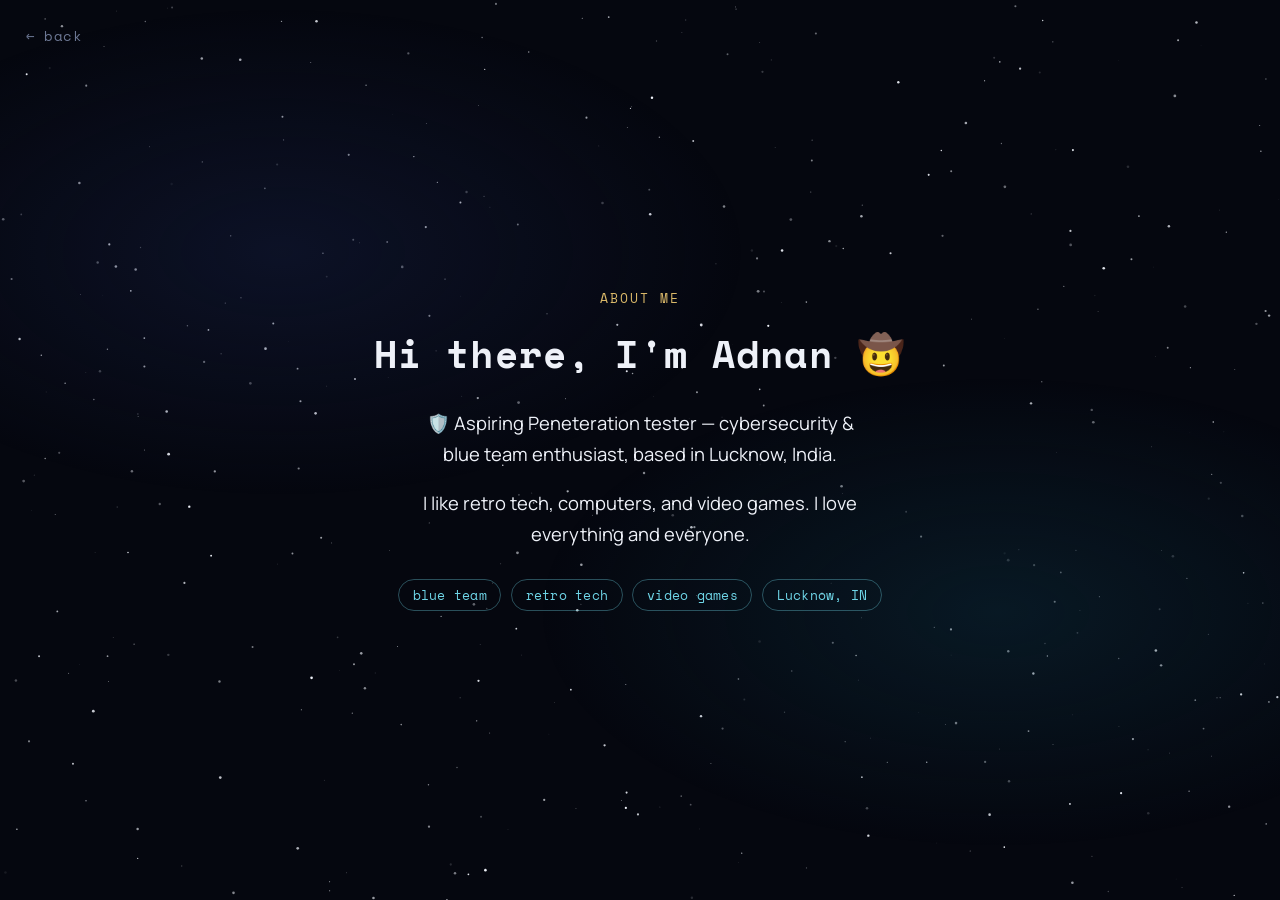
<file: about.html>
<!DOCTYPE html>
<html lang="en">
<head>
<meta charset="UTF-8">
<meta name="viewport" content="width=device-width, initial-scale=1.0">
<title>About — Adnan Khan</title>
<link rel="preconnect" href="https://fonts.googleapis.com">
<link href="https://fonts.googleapis.com/css2?family=Space+Mono:wght@400;700&family=Manrope:wght@400;500;600&display=swap" rel="stylesheet">
<link rel="stylesheet" href="style.css">
</head>
<body>

<canvas id="stars"></canvas>
<div class="nebula"></div>

<a class="back-link" href="index.html">&larr; back</a>

<main class="subpage">
  <div class="eyebrow">about me</div>
  <h1>Hi there, I'm Adnan 🤠</h1>

  <p class="lede">🛡️ Aspiring Peneteration tester — cybersecurity &amp; blue team enthusiast, based in Lucknow, India.</p>
  <p class="lede">I like retro tech, computers, and video games. I love everything and everyone.</p>

  <div class="tag-row">
    <span class="tag">blue team</span>
    <span class="tag">retro tech</span>
    <span class="tag">video games</span>
    <span class="tag">Lucknow, IN</span>
  </div>
</main>

<script src="stars.js"></script>
</body>
</html>
</file>
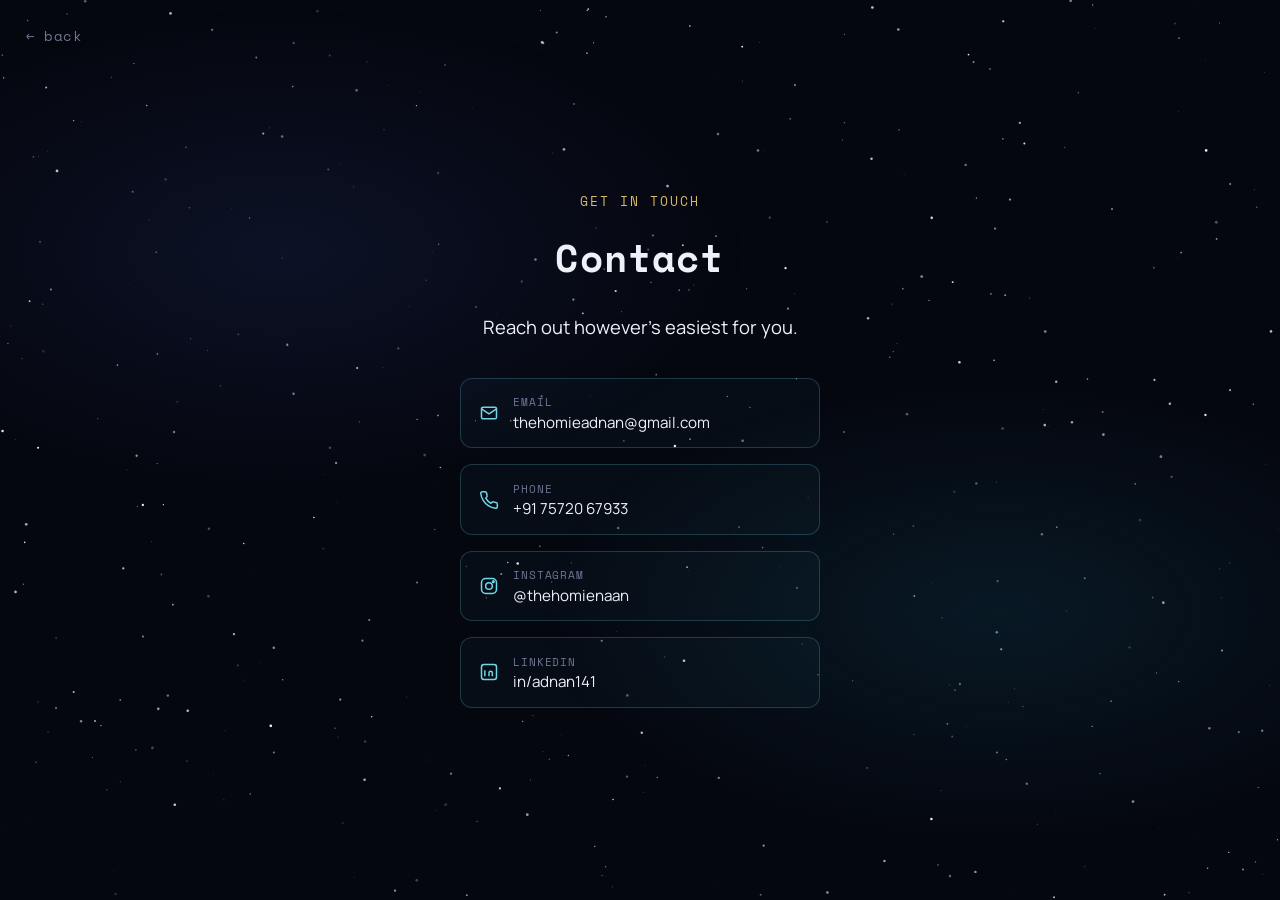
<file: contact.html>
<!DOCTYPE html>
<html lang="en">
<head>
<meta charset="UTF-8">
<meta name="viewport" content="width=device-width, initial-scale=1.0">
<title>Contact — Adnan Khan</title>
<link rel="preconnect" href="https://fonts.googleapis.com">
<link href="https://fonts.googleapis.com/css2?family=Space+Mono:wght@400;700&family=Manrope:wght@400;500;600&display=swap" rel="stylesheet">
<link rel="stylesheet" href="style.css">
</head>
<body>

<canvas id="stars"></canvas>
<div class="nebula"></div>

<a class="back-link" href="index.html">&larr; back</a>

<main class="subpage">
  <div class="eyebrow">get in touch</div>
  <h1>Contact</h1>
  <p class="lede">Reach out however's easiest for you.</p>

  <div class="contact-list">

    <a class="contact-item" href="mailto:thehomieadnan@gmail.com">
      <svg class="contact-icon" viewBox="0 0 24 24" fill="none" stroke="currentColor" stroke-width="1.8">
        <rect x="3" y="5" width="18" height="14" rx="2"/>
        <path d="M3 7l9 6 9-6"/>
      </svg>
      <span class="contact-text">
        <span class="contact-label">Email</span>
        <span class="contact-value">thehomieadnan@gmail.com</span>
      </span>
    </a>

    <a class="contact-item" href="tel:+917572067933">
      <svg class="contact-icon" viewBox="0 0 24 24" fill="none" stroke="currentColor" stroke-width="1.8">
        <path d="M22 16.9v3a2 2 0 0 1-2.2 2 19.8 19.8 0 0 1-8.6-3.1 19.5 19.5 0 0 1-6-6A19.8 19.8 0 0 1 2.1 4.2 2 2 0 0 1 4.1 2h3a2 2 0 0 1 2 1.7c.1.9.3 1.8.6 2.7a2 2 0 0 1-.4 2.1L8.1 9.7a16 16 0 0 0 6.2 6.2l1.2-1.2a2 2 0 0 1 2.1-.4c.9.3 1.8.5 2.7.6a2 2 0 0 1 1.7 2z"/>
      </svg>
      <span class="contact-text">
        <span class="contact-label">Phone</span>
        <span class="contact-value">+91 75720 67933</span>
      </span>
    </a>

    <a class="contact-item" href="https://instagram.com/thehomienaan" target="_blank" rel="noopener">
      <svg class="contact-icon" viewBox="0 0 24 24" fill="none" stroke="currentColor" stroke-width="1.8">
        <rect x="3" y="3" width="18" height="18" rx="5"/>
        <circle cx="12" cy="12" r="4"/>
        <circle cx="17.2" cy="6.8" r="1"/>
      </svg>
      <span class="contact-text">
        <span class="contact-label">Instagram</span>
        <span class="contact-value">@thehomienaan</span>
      </span>
    </a>

    <a class="contact-item" href="https://www.linkedin.com/in/adnan141/" target="_blank" rel="noopener">
      <svg class="contact-icon" viewBox="0 0 24 24" fill="none" stroke="currentColor" stroke-width="1.8">
        <rect x="3" y="3" width="18" height="18" rx="3"/>
        <path d="M7 10v7M7 7v.01M12 17v-4a2 2 0 0 1 4 0v4M12 13v4"/>
      </svg>
      <span class="contact-text">
        <span class="contact-label">LinkedIn</span>
        <span class="contact-value">in/adnan141</span>
      </span>
    </a>

  </div>
</main>

<script src="stars.js"></script>
</body>
</html>
</file>
<file: style.css>
:root{
  --void: #05070f;
  --cyan: #6fd6e8;
  --gold: #d9b869;
  --text: #eef1f8;
  --dim: #6c7793;
}

*{ box-sizing: border-box; }

html, body{
  margin: 0;
  padding: 0;
  min-height: 100%;
  background: var(--void);
  color: var(--text);
  font-family: 'Manrope', sans-serif;
}

body{ overflow-x: hidden; }
body.no-scroll{ overflow: hidden; height: 100%; }

canvas#stars{
  position: fixed;
  inset: 0;
  width: 100%;
  height: 100%;
  z-index: 0;
  display: block;
}

.nebula{
  position: fixed;
  inset: 0;
  z-index: 0;
  pointer-events: none;
  background:
    radial-gradient(ellipse 60% 45% at 22% 28%, rgba(19,27,58,0.55), transparent 60%),
    radial-gradient(ellipse 55% 40% at 78% 68%, rgba(12,43,58,0.5), transparent 65%);
}

a{ color: inherit; }

/* ---------- Home page ---------- */

main.home{
  position: relative;
  z-index: 2;
  height: 100dvh;
  display: flex;
  flex-direction: column;
  align-items: center;
  justify-content: center;
  gap: clamp(2.2rem, 6vh, 3.6rem);
  text-align: center;
  padding: 2rem;
}

.name{
  font-family: 'Space Mono', monospace;
  font-weight: 700;
  font-size: clamp(1.4rem, 4.4vw, 2.6rem);
  letter-spacing: 0.06em;
  color: var(--text);
  user-select: none;
}
.name .bracket{
  color: var(--gold);
  transition: transform .35s ease, text-shadow .35s ease;
  display: inline-block;
}
.name:hover .bracket{
  text-shadow: 0 0 14px rgba(217,184,105,0.55);
}
.name:hover .bracket.left{ transform: translateX(-4px); }
.name:hover .bracket.right{ transform: translateX(4px); }

.pfp-wrap{
  position: relative;
  width: clamp(150px, 24vw, 220px);
  height: clamp(150px, 24vw, 220px);
}

.pfp-glow{
  position: absolute;
  inset: -18%;
  border-radius: 50%;
  background: radial-gradient(circle, rgba(111,214,232,0.35), rgba(111,214,232,0) 70%);
  animation: pulse 4.5s ease-in-out infinite;
}

@keyframes pulse{
  0%, 100% { transform: scale(1); opacity: 0.85; }
  50% { transform: scale(1.08); opacity: 1; }
}

.pfp{
  position: relative;
  width: 100%;
  height: 100%;
  border-radius: 50%;
  overflow: hidden;
  border: 1px solid rgba(111,214,232,0.4);
  box-shadow: 0 0 0 6px rgba(5,7,15,0.9), 0 0 40px rgba(111,214,232,0.25);
}

.pfp img{
  width: 100%;
  height: 100%;
  object-fit: cover;
  display: block;
}

nav.main-nav{
  display: flex;
  align-items: center;
  gap: clamp(0.6rem, 2vw, 1.1rem);
  font-size: clamp(0.85rem, 1.6vw, 1rem);
  letter-spacing: 0.03em;
}

nav.main-nav a{
  text-decoration: none;
  position: relative;
  padding-bottom: 4px;
}

nav.main-nav a::after{
  content: '';
  position: absolute;
  left: 0;
  bottom: 0;
  width: 100%;
  height: 1px;
  background: var(--cyan);
  transform: scaleX(0);
  transform-origin: left;
  transition: transform .3s ease;
}

nav.main-nav a:hover{ color: var(--cyan); }
nav.main-nav a:hover::after{ transform: scaleX(1); }
nav.main-nav .div{ color: var(--dim); }

/* ---------- Sub pages (about / contact) ---------- */

main.subpage{
  position: relative;
  z-index: 2;
  min-height: 100dvh;
  display: flex;
  flex-direction: column;
  align-items: center;
  justify-content: center;
  padding: 3rem 1.5rem;
  text-align: center;
}

.back-link{
  position: fixed;
  top: 1.6rem;
  left: 1.6rem;
  z-index: 3;
  font-family: 'Space Mono', monospace;
  font-size: 0.85rem;
  text-decoration: none;
  color: var(--dim);
  letter-spacing: 0.03em;
  transition: color .25s ease;
}
.back-link:hover{ color: var(--cyan); }

.eyebrow{
  font-family: 'Space Mono', monospace;
  color: var(--gold);
  letter-spacing: 0.15em;
  font-size: 0.8rem;
  text-transform: uppercase;
  margin-bottom: 1.1rem;
}

.subpage h1{
  font-family: 'Space Mono', monospace;
  font-weight: 700;
  font-size: clamp(1.6rem, 5vw, 2.4rem);
  margin: 0 0 1.6rem;
  letter-spacing: 0.03em;
}

.subpage p.lede{
  max-width: 42ch;
  line-height: 1.7;
  font-size: clamp(1rem, 2vw, 1.15rem);
  color: var(--text);
  margin: 0 auto;
}

.subpage p.lede + p.lede{ margin-top: 1.1rem; }

.tag-row{
  display: flex;
  flex-wrap: wrap;
  gap: 0.6rem;
  justify-content: center;
  margin-top: 1.8rem;
}

.tag{
  font-family: 'Space Mono', monospace;
  font-size: 0.8rem;
  color: var(--cyan);
  border: 1px solid rgba(111,214,232,0.35);
  border-radius: 999px;
  padding: 0.35rem 0.85rem;
  letter-spacing: 0.02em;
}

/* contact list */

.contact-list{
  display: flex;
  flex-direction: column;
  gap: 1rem;
  margin-top: 2.2rem;
  width: 100%;
  max-width: 360px;
}

.contact-item{
  display: flex;
  align-items: center;
  gap: 0.9rem;
  padding: 0.9rem 1.1rem;
  border: 1px solid rgba(111,214,232,0.22);
  border-radius: 12px;
  text-decoration: none;
  color: var(--text);
  background: rgba(111,214,232,0.03);
  transition: border-color .25s ease, background .25s ease, transform .25s ease;
  text-align: left;
}

.contact-item:hover{
  border-color: rgba(111,214,232,0.55);
  background: rgba(111,214,232,0.07);
  transform: translateY(-2px);
}

.contact-icon{
  width: 20px;
  height: 20px;
  flex-shrink: 0;
  color: var(--cyan);
}

.contact-text{ display: flex; flex-direction: column; gap: 0.1rem; }
.contact-label{
  font-family: 'Space Mono', monospace;
  font-size: 0.7rem;
  color: var(--dim);
  text-transform: uppercase;
  letter-spacing: 0.08em;
}
.contact-value{ font-size: 0.95rem; }

@media (prefers-reduced-motion: reduce){
  .pfp-glow{ animation: none; }
}
</file>
